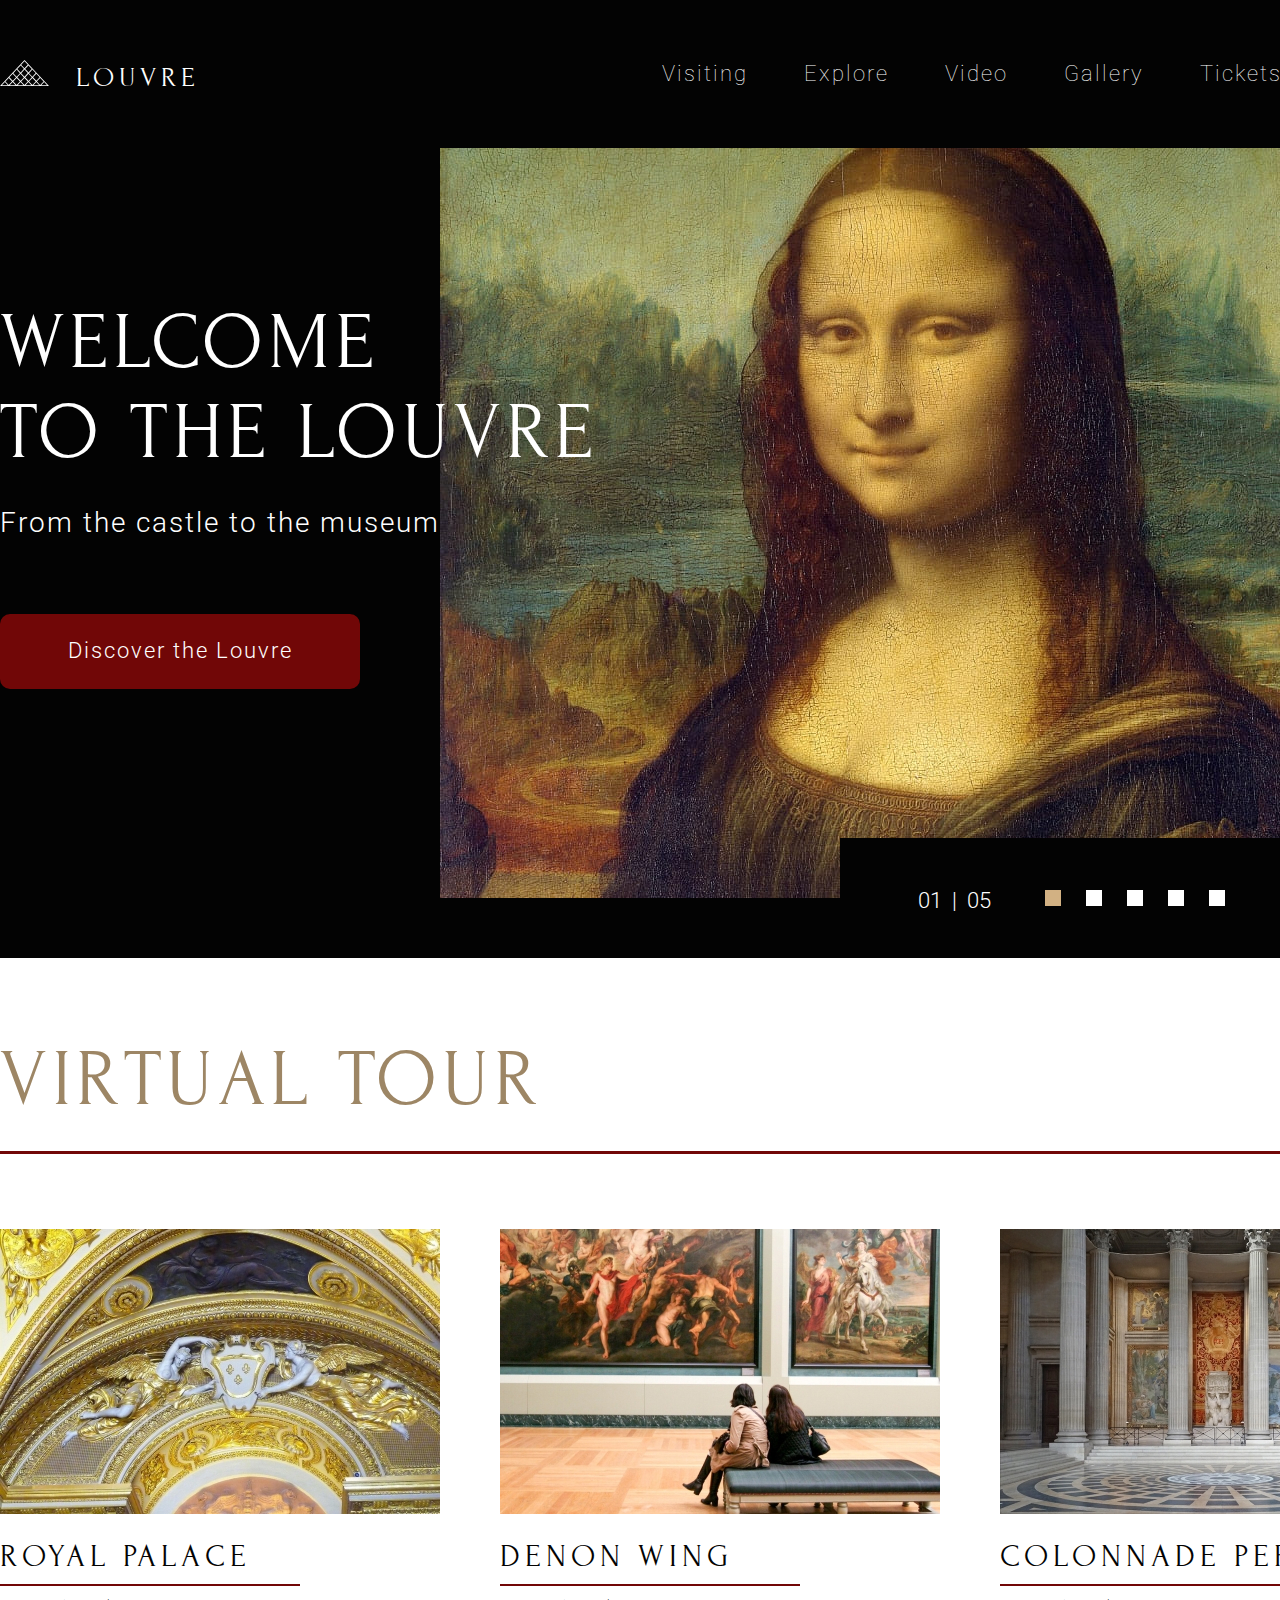
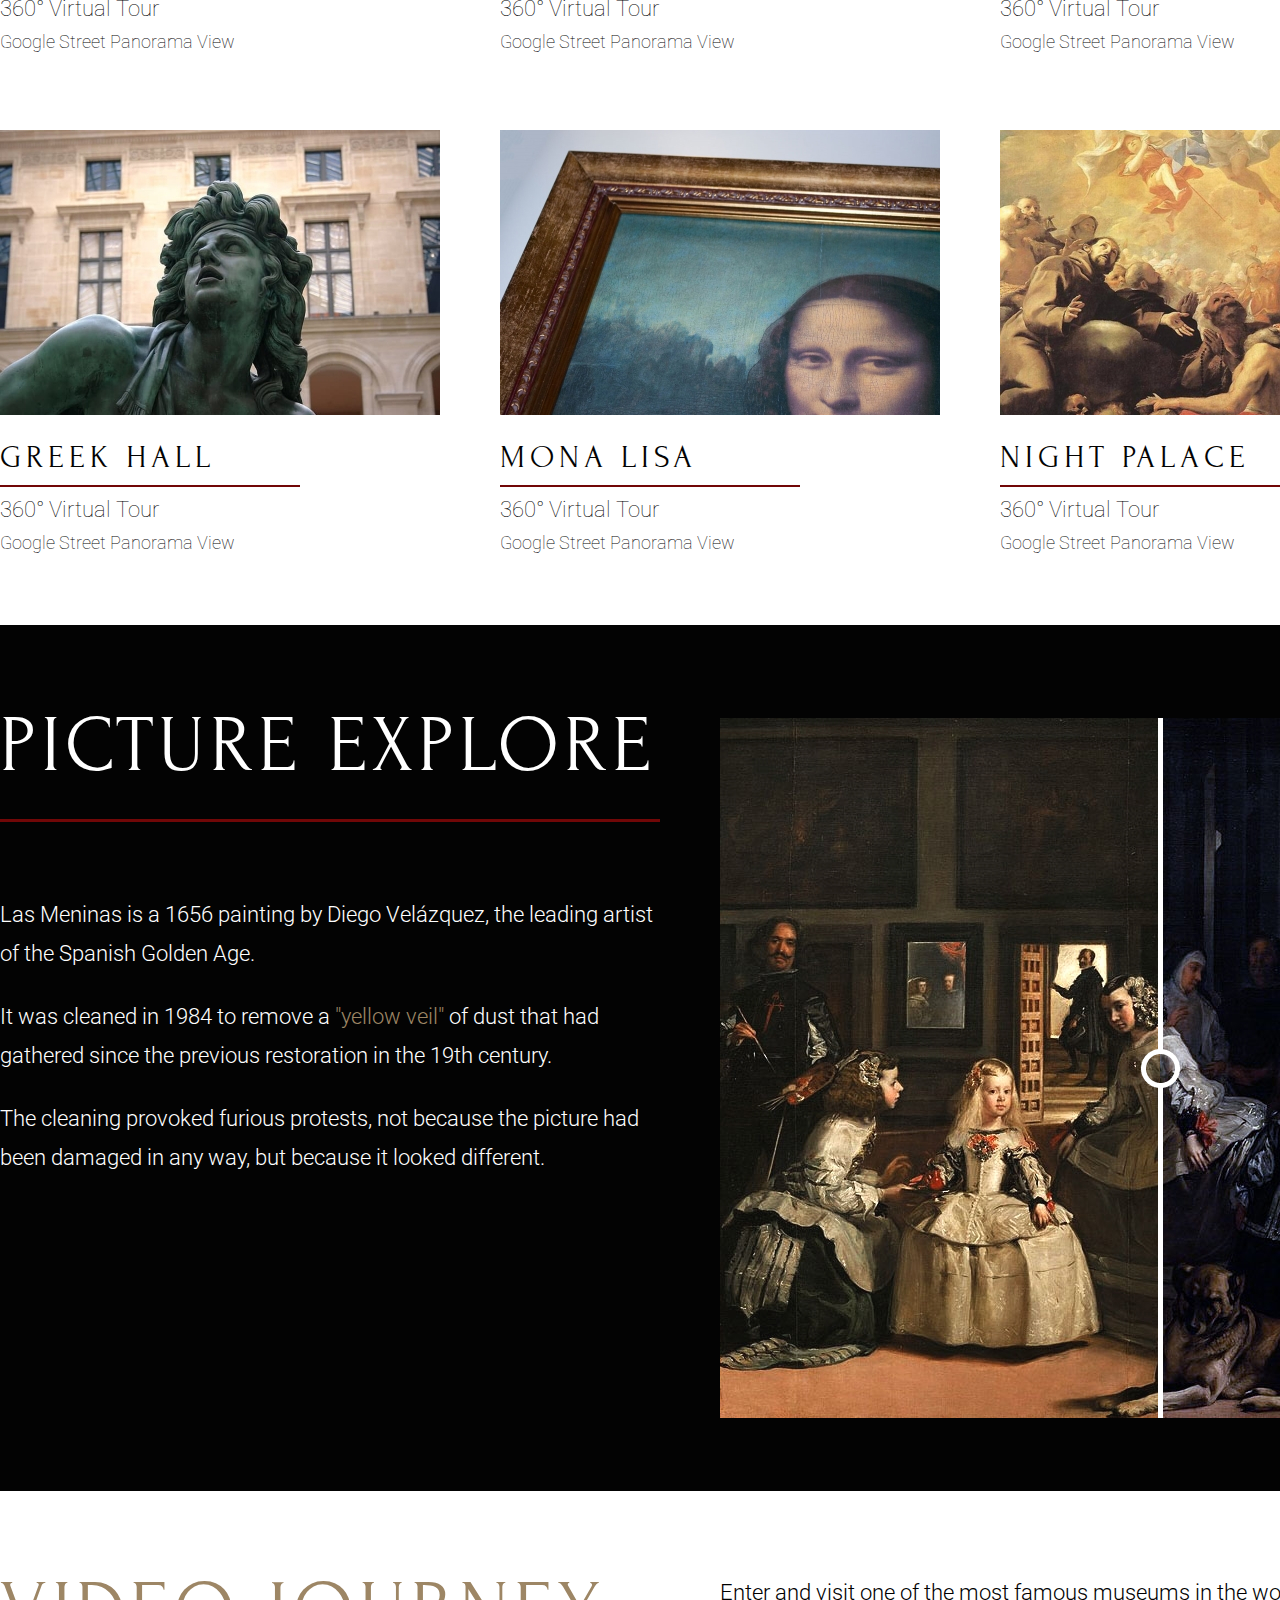
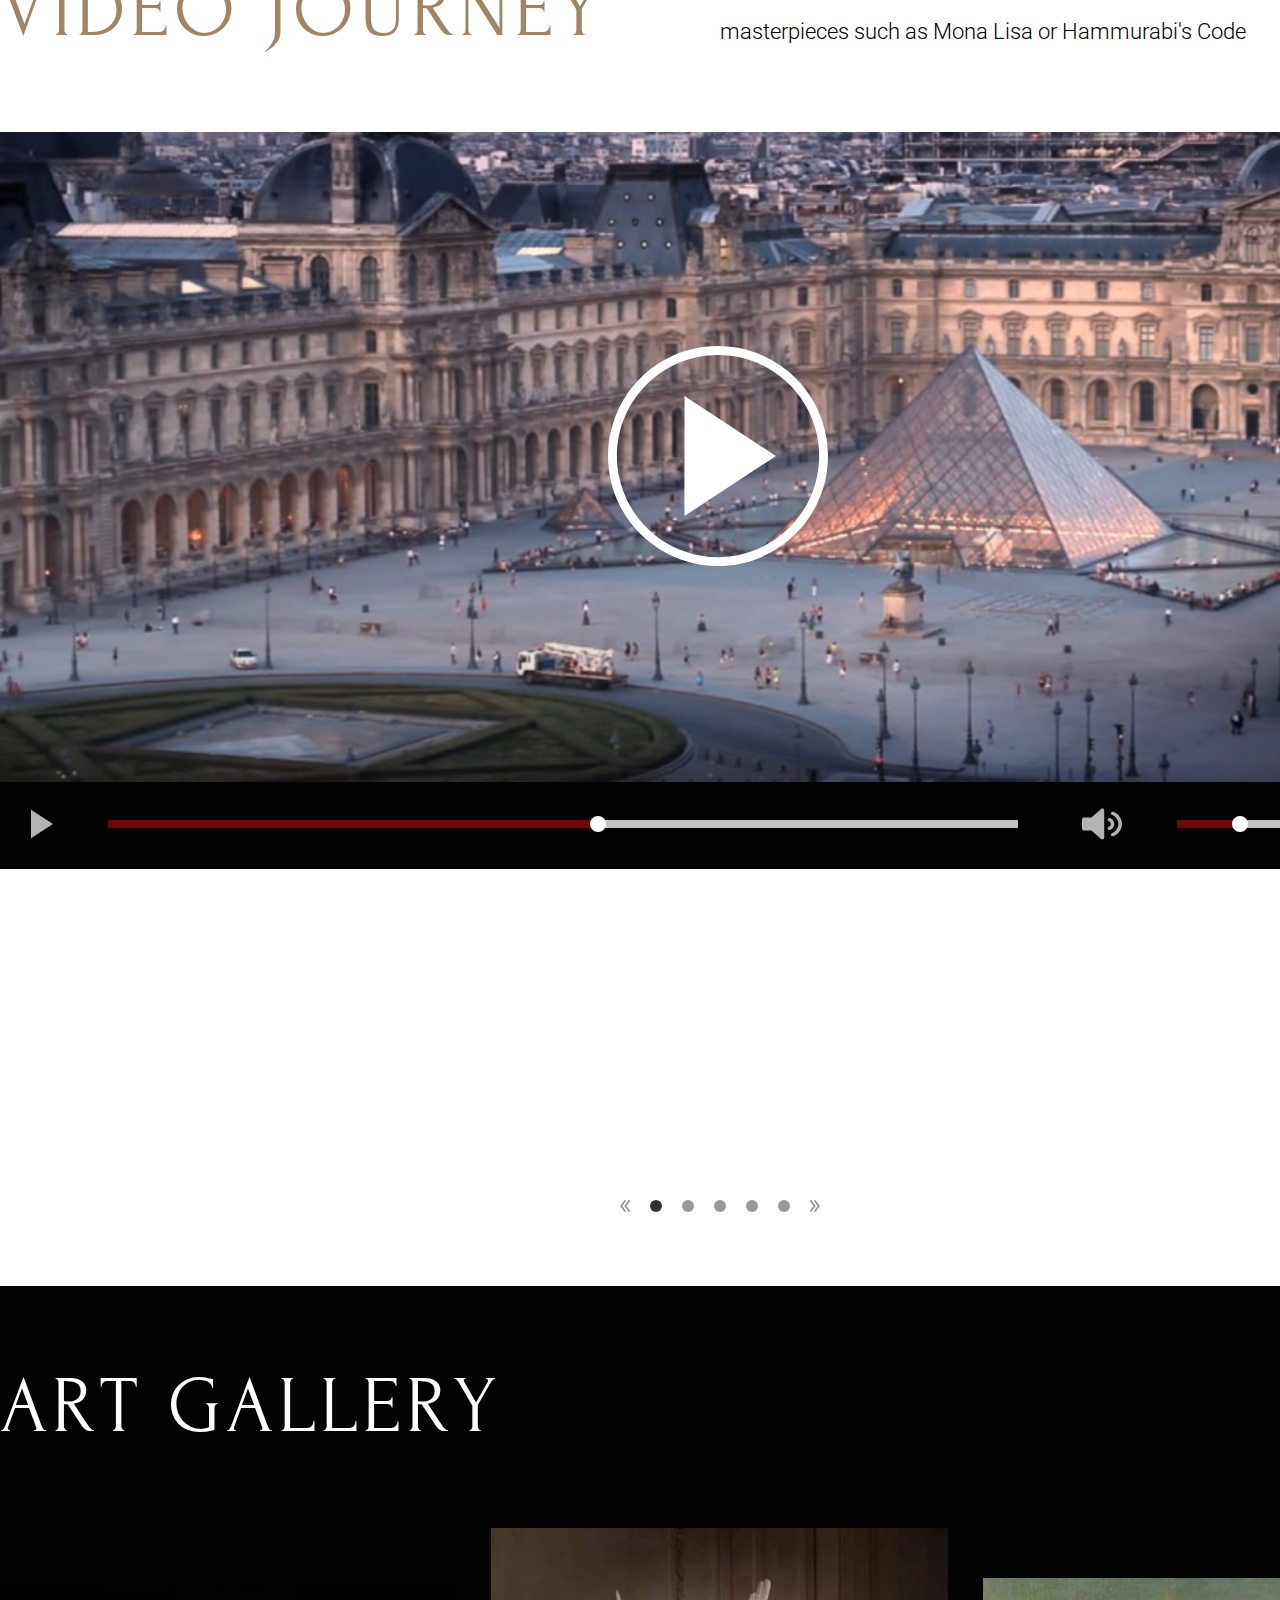
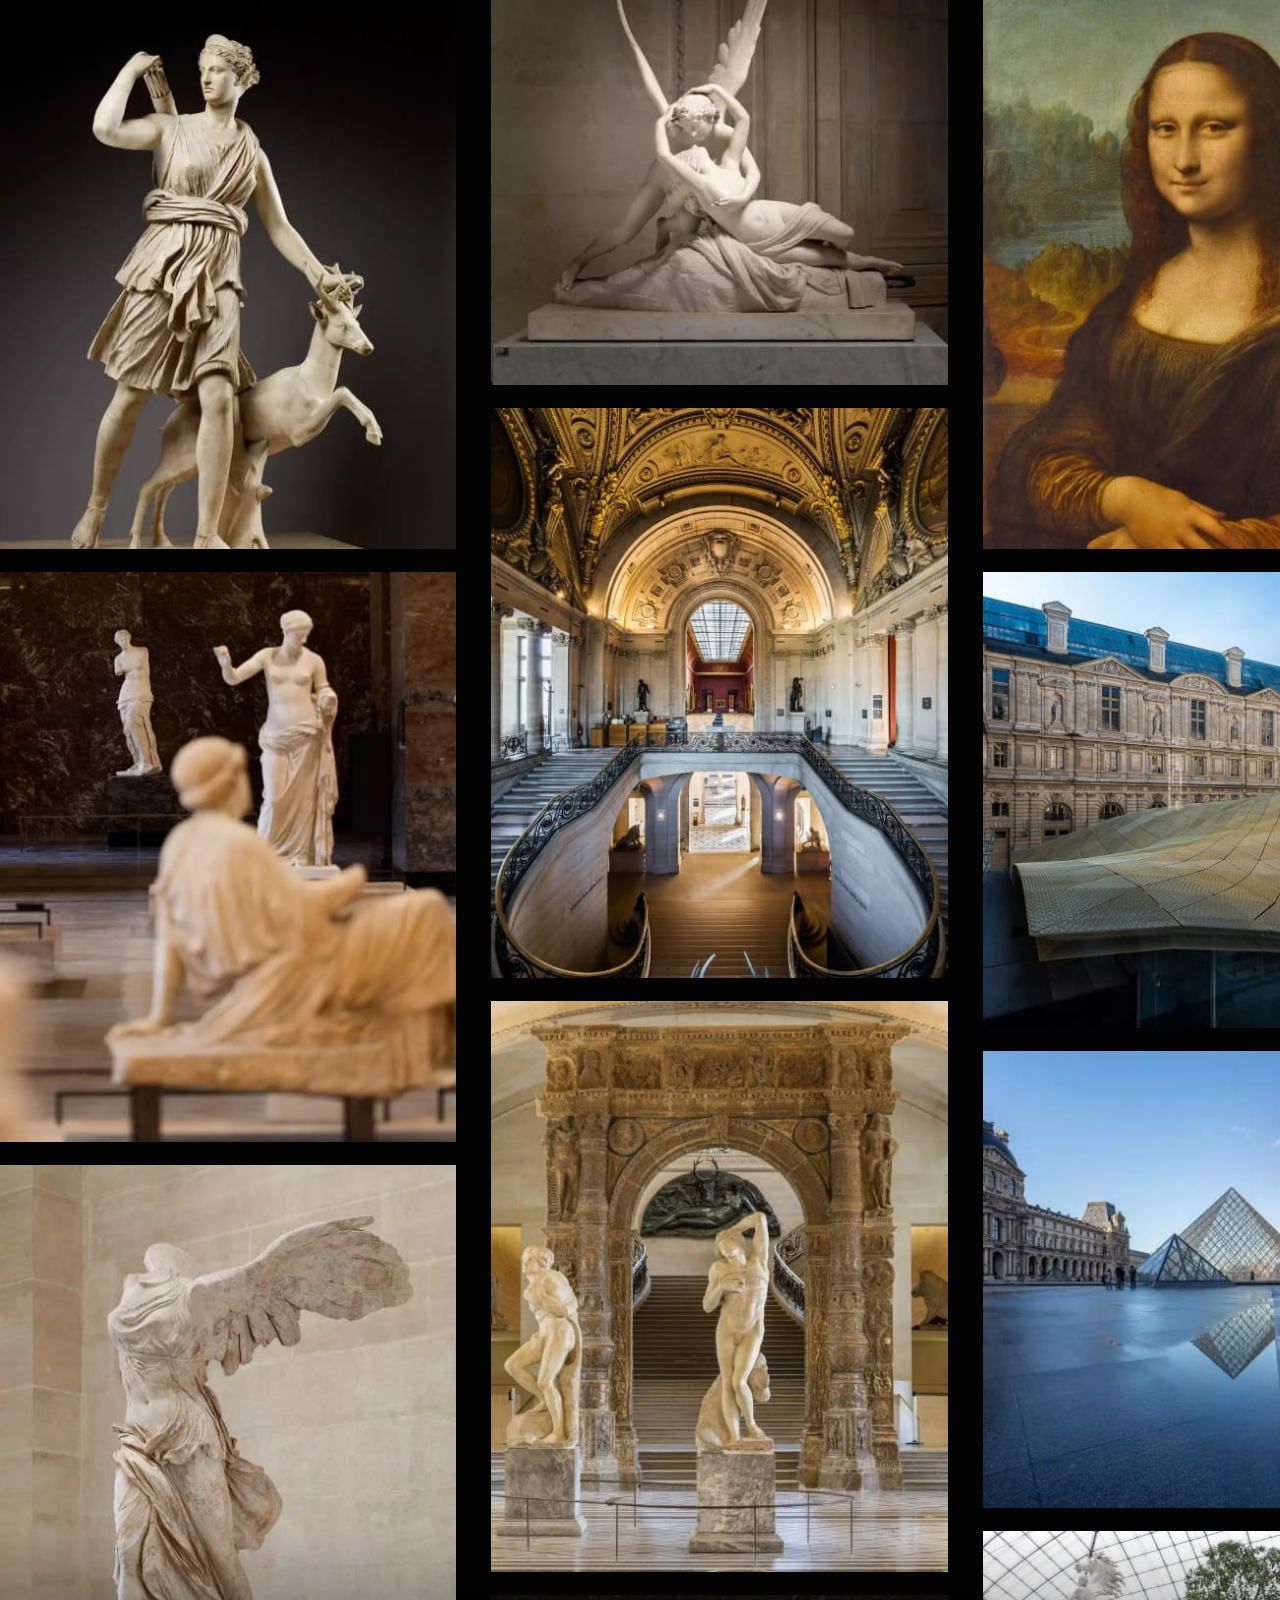
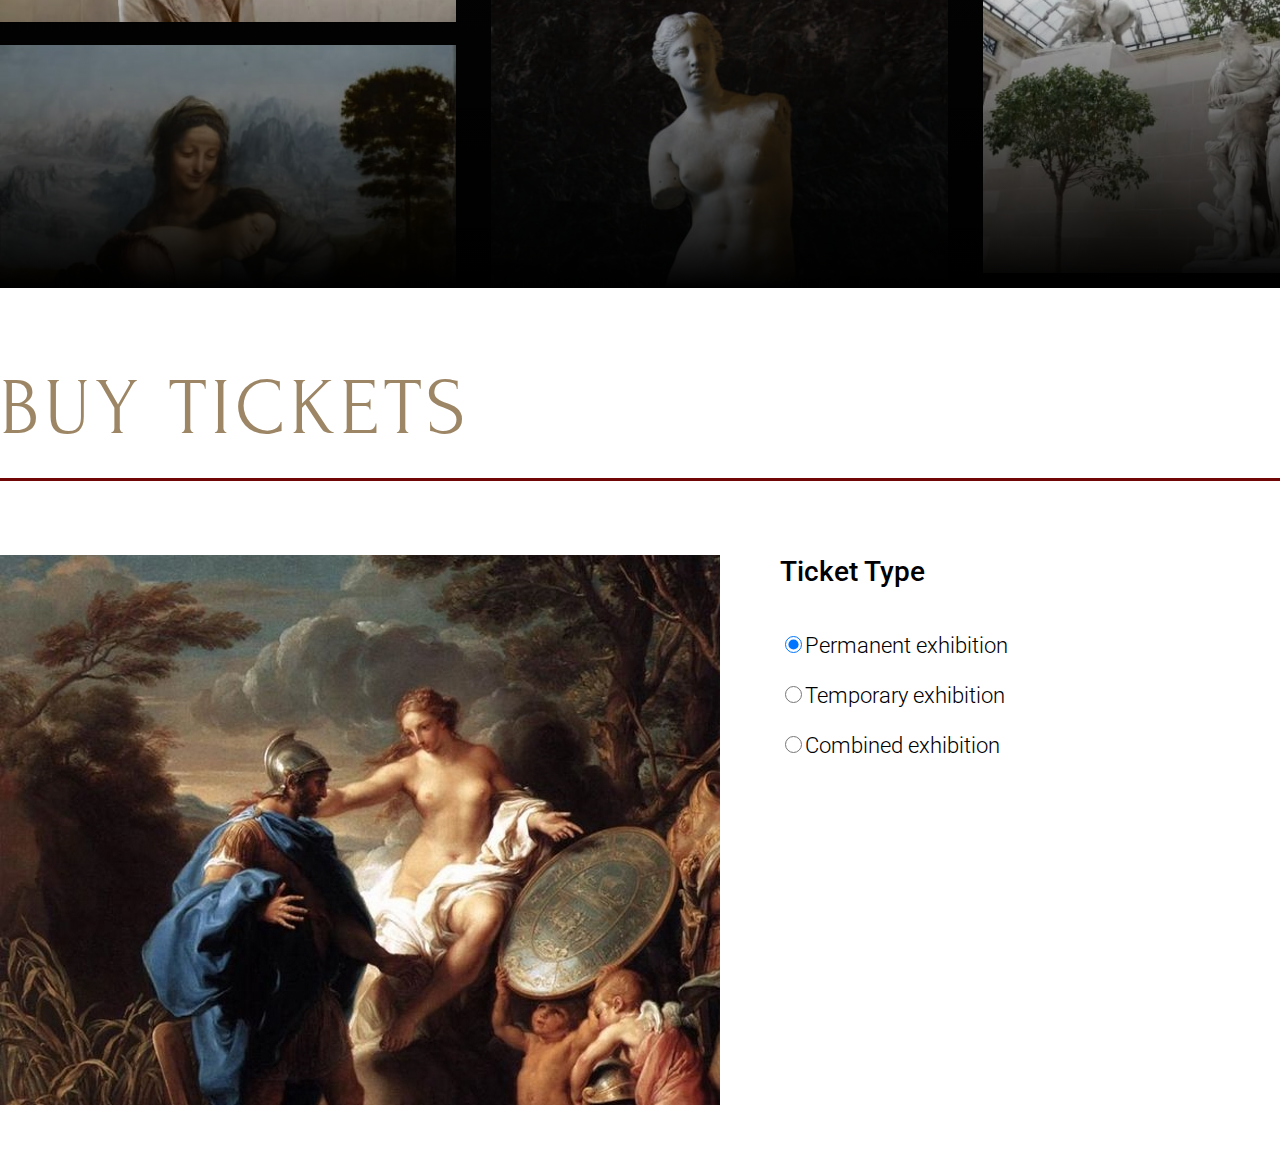
<file: museum/index.html>
<!DOCTYPE html>
<html lang="en">
<head>
    <meta charset="UTF-8">
    <meta http-equiv="X-UA-Compatible" content="IE=edge">
    <meta name="viewport" content="width=device-width, initial-scale=1.0">
    <title>Museum</title>
    <link rel="preconnect" href="https://fonts.googleapis.com">
    <link rel="preconnect" href="https://fonts.gstatic.com" crossorigin>
    <link href="https://fonts.googleapis.com/css2?family=Forum&family=Roboto:wght@100;300;500&display=swap" rel="stylesheet">
    <link rel="stylesheet" href="css/style.css">
</head>
<body>
    <header class="header">
        <div class="header__container">
            <div class="header__logo">
                <img src="assets/svg/header-logo.svg" alt="Louvre logo" class="header__img">
                <p class="header__title">Louvre</p>
            </div>
            <nav class="header__menu">
                <ul class="header__list">
                    <li class="header__item">
                        <a href="" class="header__link">Visiting</a>
                    </li>
                    <li class="header__item">
                        <a href="" class="header__link">Explore</a>
                    </li>
                    <li class="header__item">
                        <a href="" class="header__link">Video</a>
                    </li>
                    <li class="header__item">
                        <a href="" class="header__link">Gallery</a>
                    </li>
                    <li class="header__item">
                        <a href="" class="header__link">Tickets</a>
                    </li>
                    <li class="header__item">
                        <a href="" class="header__link">Contacts</a>
                    </li>
                </ul>
            </nav>
        </div>
    </header>

    <main class="main">
        <!-- !FINISH -->
        <section class="welcome">
            <div class="welcome__container">
                <div class="welcome__wrapper">
                    <div class="welcome__greeting">
                        <h1 class="welcome__title">Welcome<br>to the Louvre</h1>
                        <p class="welcome__desc">From the castle to the museum</p>
                        <a href="https://www.google.com/maps/@48.8618159,2.3366818,3a,75y,81.55h,73.4t/data=!3m7!1e1!3m5!1sAF1QipOVxZQuSy3Bx9T_HpH_7FtBHDTXvI6SF-A10ocT!2e10!3e12!7i5472!8i2736"target="_blank" class="welcome__link">Discover the Louvre</a>
                    </div>
                </div>
                <div class="welcome__carousel">
                    <div class="welcome__item-container">
                        <div class="welcome__item active">
                            <div class="welcome__slider-desc">
                                <img src="assets/img/slider-img.jpg" alt="Slider Image" class="welcome__img">
                            </div>
                        </div>
                    </div>
                </div>
                <div class="welcome__controls">
                    <p class="welcome__placeholder-slider-pagination">&nbsp;&nbsp;01 &nbsp;|&nbsp; 05</p>
                    <div class="welcome__pagination">
                        <a href="#" class="welcome__slider-page active"></a>
                        <a href="#" class="welcome__slider-page"></a>
                        <a href="#" class="welcome__slider-page"></a>
                        <a href="#" class="welcome__slider-page"></a>
                        <a href="#" class="welcome__slider-page"></a>
                    </div>
                    <div class="welcome__control">
                        <div class="welcome__arrow welcome__arrow_left">
                            <img src="assets/svg/left-arrow.svg" alt="left arrow" class="welcome__arrow-img">
                        </div>
                        <div class="welcome__arrow welcome__arrow_right">
                            <img src="assets/svg/right-arrow.svg" alt="right arrow" class="welcome__arrow-img">
                        </div>
                    </div>
                </div>
            </div>
        </section>

        <section class="visiting">
            <div class="visiting__container">
                <h2 class="visiting__title">Virtual Tour</h2>
                <div class="visiting__underline"></div>
                <div class="visiting__places">
                    <a href="tours/tour1.html" target="_blank" class="visiting__link">
                        <div class="visiting__tour">
                            <img src="assets/img/royal-palace.jpg" alt="Royal Palace" class="visiting__img">
                            <h3 class="visiting__tour-title">Royal Palace</h3>
                            <div class="visiting__tour-underline"></div>
                            <p class="visiting__desc">360° Virtual Tour</p>
                            <p class="visiting__note">Google Street Panorama View</p>
                        </div>
                    </a>
                    <a href="tours/tour2.html" target="_blank" class="visiting__link">
                        <div class="visiting__tour">
                            <img src="assets/img/denon-wing.jpg" alt="Denon Wing" class="visiting__img">
                            <h3 class="visiting__tour-title">Denon Wing</h3>
                            <div class="visiting__tour-underline"></div>
                            <p class="visiting__desc">360° Virtual Tour</p>
                            <p class="visiting__note">Google Street Panorama View</p>
                        </div>
                    </a>
                    <a href="tours/tour3.html" target="_blank" class="visiting__link">
                        <div class="visiting__tour">
                            <img src="assets/img/colonnade-perrault.jpg" alt="Colonnade Perrault" class="visiting__img">
                            <h3 class="visiting__tour-title">Colonnade Perrault</h3>
                            <div class="visiting__tour-underline"></div>
                            <p class="visiting__desc">360° Virtual Tour</p>
                            <p class="visiting__note">Google Street Panorama View</p>
                        </div>
                    </a>
                    <a href="tours/tour4.html" target="_blank" class="visiting__link">
                        <div class="visiting__tour">
                            <img src="assets/img/greek-hall.jpg" alt="Greek Hall" class="visiting__img">
                            <h3 class="visiting__tour-title">Greek Hall</h3>
                            <div class="visiting__tour-underline"></div>
                            <p class="visiting__desc">360° Virtual Tour</p>
                            <p class="visiting__note">Google Street Panorama View</p>
                        </div>
                    </a>
                    <a href="tours/tour5.html" target="_blank" class="visiting__link">
                        <div class="visiting__tour">
                            <img src="assets/img/mona-lisa.jpg" alt="Mona Lisa" class="visiting__img">
                            <h3 class="visiting__tour-title">Mona Lisa</h3>
                            <div class="visiting__tour-underline"></div>
                            <p class="visiting__desc">360° Virtual Tour</p>
                            <p class="visiting__note">Google Street Panorama View</p>
                        </div>
                    </a>
                    <a href="tours/tour6.html" target="_blank" class="visiting__link">
                        <div class="visiting__tour">
                            <img src="assets/img/night-palace.jpg" alt="Night Palace" class="visiting__img">
                            <h3 class="visiting__tour-title">Night Palace</h3>
                            <div class="visiting__tour-underline"></div>
                            <p class="visiting__desc">360° Virtual Tour</p>
                            <p class="visiting__note">Google Street Panorama View</p>
                        </div>
                    </a>
                </div>
            </div>
        </section>

        <section class="explore">
            <div class="explore__container">
                <div class="explore__text">
                    <h2 class="explore__title">Picture explore</h2>
                    <div class="explore__underline"></div>
                    <p class="explore__desc">Las Meninas is a 1656 painting by Diego Velázquez, the leading artist of the Spanish Golden Age.</p>
                    <p class="explore__desc">It was cleaned in 1984 to remove a <span>"yellow veil"</span> of dust that had gathered since the previous restoration in the 19th century.</p>
                    <p class="explore__desc">The cleaning provoked furious protests, not because the picture had been damaged in any way, but because it looked different.</p>
                </div>
                <img src="assets/img/picture-explore.jpg" alt="Picture explore" class="explore__img">
            </div>
        </section>

        <section class="video">
            <div class="video__container">
                <div class="video__text">
                    <h2 class="video__title">Video journey</h2>
                    <p class="video__desc">Enter and visit one of the most famous museums in the world and enjoy masterpieces such as Mona Lisa or Hammurabi's Code</p>
                </div>
                <div class="video__poster-div">
                    <video class="video__poster" poster="assets/img/video-poster.jpg"></video>
                    <img src="assets/svg/play-button.svg" alt="Play button" class="video__play-button">
                    <div class="video__controls">
                        <img src="assets/svg/small-play-button.svg" alt="Small play button" class="video__small-play-button">
                        <input type="range" value="54" min="0" max="100" step="1" class="video__range">
                        <img src="assets/svg/volume.svg" alt="Volume" class="video__volume">
                        <input type="range" value="44" min="0" max="100" step="1" class="video__volume-range">
                        <img src="assets/svg/full-screen.svg" alt="Full screen" class="video__full-screen">
                    </div>
                </div>
                <div class="video__suggested">
                    <iframe width="452" height="254" loading="lazy" src="https://www.youtube.com/embed/aWmJ5DgyWPI" title="YouTube video" frameborder="0" allow="accelerometer; autoplay; clipboard-write; encrypted-media; gyroscope; picture-in-picture" allowfullscreen></iframe>
                    <iframe width="452" height="254" loading="lazy" src="https://www.youtube.com/embed/Vi5D6FKhRmo" title="YouTube video" frameborder="0" allow="accelerometer; autoplay; clipboard-write; encrypted-media; gyroscope; picture-in-picture" allowfullscreen></iframe>
                    <iframe width="452" height="254" loading="lazy" src="https://www.youtube.com/embed/NOhDysLnTvY" title="YouTube video" frameborder="0" allow="accelerometer; autoplay; clipboard-write; encrypted-media; gyroscope; picture-in-picture" allowfullscreen></iframe>
                </div>
                <div class="video__slider">
                    <a href="#" class="video__arrow-link"><img src="assets/svg/video-slider-left-arrow.svg" alt="left arrow" class="video__arrow video__arrow_left"></a>
                    <a href="#" class="video__select active"></a>
                    <a href="#" class="video__select"></a>
                    <a href="#" class="video__select"></a>
                    <a href="#" class="video__select"></a>
                    <a href="#" class="video__select"></a>
                    <a href="#" class="video__arrow-link"><img src="assets/svg/video-slider-right-arrow.svg" alt="right arrow" class="video__arrow video__arrow_right"></a>
                </div>
            </div>
        </section>

        <section class="gallery">
            <div class="gallery__container">
                <h2 class="gallery__title">Art Gallery</h2>
                <div class="gallery__picture-container">
                    <div class="gallery__inner-picture-container">
                        <img src="assets/img/gallery/gallery2.jpg" alt="Gallery image" class="gallery__img gallery__img_margin">
                        <img src="assets/img/gallery/gallery9.jpg" alt="Gallery image" class="gallery__img">
                        <img src="assets/img/gallery/gallery4.jpg" alt="Gallery image" class="gallery__img">
                        <img src="assets/img/gallery/gallery6.jpg" alt="Gallery image" class="gallery__img">
                        <img src="assets/img/gallery/gallery15.jpg" alt="Gallery image" class="gallery__img">
                        
                        <img src="assets/img/gallery/gallery1.jpg" alt="Gallery image" class="gallery__img">
                        <img src="assets/img/gallery/gallery8.jpg" alt="Gallery image" class="gallery__img">
                        <img src="assets/img/gallery/gallery3.jpg" alt="Gallery image" class="gallery__img">
                        <img src="assets/img/gallery/gallery5.jpg" alt="Gallery image" class="gallery__img">
                        <img src="assets/img/gallery/gallery10.jpg" alt="Gallery image" class="gallery__img">

                        <img src="assets/img/gallery/gallery7.jpg" alt="Gallery image" class="gallery__img gallery__img_margin">
                        <img src="assets/img/gallery/gallery10.jpg" alt="Gallery image" class="gallery__img">
                        <img src="assets/img/gallery/gallery15.jpg" alt="Gallery image" class="gallery__img">
                        <img src="assets/img/gallery/gallery12.jpg" alt="Gallery image" class="gallery__img">
                        <img src="assets/img/gallery/gallery14.jpg" alt="Gallery image" class="gallery__img">
                    </div>
                    <div class="gallery__gradient"></div>
                </div>
            </div>
        </section>

        <section class="tickets">
            <div class="tickets__container">
                <h2 class="tickets__title">Buy Tickets</h2>
                <div class="tickets__underline"></div>
                <div class="tickets__wrapper">
                    <img src="assets/img/tickets-img.jpg" alt="Tickets image" class="tickets__img">
                    <div class="tickets__form">
                        <div class="tickets__type">
                            <h3 class="tickets__type-title">Ticket Type</h3>
                            <label class="tickets__label">
                                <input type="radio" name="tickets" id="" class="tickets__radio" checked>Permanent exhibition
                            </label>
                            <label class="tickets__label">
                                <input type="radio" name="tickets" id="" class="tickets__radio">Temporary exhibition
                            </label>
                            <label class="tickets__label">
                                <input type="radio" name="tickets" id="" class="tickets__radio">Combined exhibition
                            </label>
                        </div>
                        <div class="tickets__amount">
                            <h3 class="tickets__amount-title">Amount</h3>
                            <label for="" class="tickets__label-num">Basic 18+<br>
                                <button type="button" class="tickets__btn">-</button>
                                <input type="number" name="" id="" class="tickets__num" value="1">
                                <button type="button" class="tickets__btn">+</button>
                            </label>
                            <br>
                            <label for="" class="tickets__label-num">Senior 65+<br>
                                <button type="button" class="tickets__btn">-</button>
                                <input type="number" name="" id="" class="tickets__num" value="1">
                                <button type="button" class="tickets__btn">+</button>
                            </label>
                        </div>
                    </div>
                </div>
            </div>
        </section>

        <section class="contacts"></section>
    </main>

    <footer class="footer"></footer>

    <script src="js/script.js"></script>
</body>
</html>
</file>
<file: museum/css/style.css>
body {
  background-color: #030303;
  margin: 0;
}

h1, h2, h3, h4, h5, h6 {
  font-weight: 100;
}

.header {
  margin-bottom: 8px;
}

.header__container {
  width: 1440px;
  margin: 0 auto;
  display: -webkit-box;
  display: -ms-flexbox;
  display: flex;
  -webkit-box-pack: justify;
      -ms-flex-pack: justify;
          justify-content: space-between;
  height: 140px;
}

.header__logo {
  display: -webkit-box;
  display: -ms-flexbox;
  display: flex;
  -webkit-box-orient: horizontal;
  -webkit-box-direction: normal;
      -ms-flex-direction: row;
          flex-direction: row;
  -webkit-box-pack: justify;
      -ms-flex-pack: justify;
          justify-content: space-between;
  -webkit-box-align: center;
      -ms-flex-align: center;
          align-items: center;
  width: 200px;
  margin-top: 5px;
}

.header__title {
  color: #fff;
  display: inline-block;
  text-transform: uppercase;
  letter-spacing: 5px;
  font-family: "Forum", cursive;
  margin: 0 auto;
  font-size: 28px;
  margin: 10px 0 0 25px;
}

.header__list {
  list-style: none;
  line-height: 115px;
  display: -webkit-box;
  display: -ms-flexbox;
  display: flex;
}

.header__item {
  margin-left: 56px;
  font-family: "Roboto", sans-serif;
  font-weight: 100;
  font-size: 22px;
  letter-spacing: 2px;
}

.header__link {
  color: #fff;
  text-decoration: none;
  letter-spacing: 2px;
}

.header__link:hover {
  text-decoration: underline;
}

.welcome {
  color: #fff;
}

.welcome__container {
  position: relative;
  width: 1440px;
  margin: 0 auto;
  display: -webkit-box;
  display: -ms-flexbox;
  display: flex;
  -webkit-box-pack: justify;
      -ms-flex-pack: justify;
          justify-content: space-between;
  height: 810px;
}

.welcome__wrapper {
  display: -webkit-box;
  display: -ms-flexbox;
  display: flex;
  -webkit-box-orient: vertical;
  -webkit-box-direction: normal;
      -ms-flex-direction: column;
          flex-direction: column;
}

.welcome__greeting {
  position: absolute;
  margin-top: 150px;
}

.welcome__title {
  font-family: "Forum", cursive;
  font-size: 80px;
  line-height: 90px;
  letter-spacing: 5px;
  text-transform: uppercase;
  margin: 0;
}

.welcome__desc {
  font-family: "Roboto", sans-serif;
  font-weight: 300;
  font-size: 28px;
  letter-spacing: 2px;
  margin-bottom: 75px;
}

.welcome__link {
  font-family: "Roboto", sans-serif;
  font-weight: 300;
  text-decoration: none;
  color: #fff;
  display: block;
  width: 360px;
  height: 75px;
  background-color: #710707;
  text-align: center;
  line-height: 73px;
  border-radius: 10px;
  font-size: 22px;
  letter-spacing: 2px;
}

.welcome__carousel {
  right: 0;
  text-align: center;
}

.welcome__item-container {
  width: 100%;
  overflow: hidden;
}

.welcome__item {
  display: none;
  margin: 0 auto;
}

.welcome__item.active, .welcome__item.next {
  display: block;
}

.welcome__item.next {
  position: absolute;
  top: 0;
  width: 100%;
}

.welcome__slider-desc {
  display: -webkit-box;
  display: -ms-flexbox;
  display: flex;
  -webkit-box-pack: justify;
      -ms-flex-pack: justify;
          justify-content: space-between;
}

.welcome__controls {
  position: absolute;
  bottom: 0;
  right: 0;
  background-color: #030303;
  width: 600px;
  height: 120px;
  font-family: "Roboto", sans-serif;
  font-weight: 300;
  display: -webkit-box;
  display: -ms-flexbox;
  display: flex;
  -webkit-box-pack: space-evenly;
      -ms-flex-pack: space-evenly;
          justify-content: space-evenly;
  -webkit-box-align: center;
      -ms-flex-align: center;
          align-items: center;
}

.welcome__control {
  display: -webkit-box;
  display: -ms-flexbox;
  display: flex;
  -webkit-box-pack: justify;
      -ms-flex-pack: justify;
          justify-content: space-between;
  width: 80px;
}

.welcome__control > div {
  cursor: pointer;
}

.welcome__placeholder-slider-pagination {
  font-size: 22px;
  margin: 5px 0 0 0;
}

.welcome__pagination {
  width: 180px;
  height: 16px;
  display: -webkit-box;
  display: -ms-flexbox;
  display: flex;
  -webkit-box-pack: justify;
      -ms-flex-pack: justify;
          justify-content: space-between;
  margin-left: -13px;
}

.welcome__slider-page {
  background-color: #fff;
  width: 16px;
  height: 16px;
}

.welcome__slider-page:hover {
  background-color: #D2B183;
}

.welcome__slider-page.active {
  background-color: #D2B183;
}

.visiting {
  background-color: #fff;
  padding-top: 77px;
}

.visiting__container {
  width: 1440px;
  margin: 0 auto;
  height: 1190px;
}

.visiting__title {
  font-size: 80px;
  line-height: 90px;
  letter-spacing: 5px;
  text-transform: uppercase;
  color: #9D8665;
  font-family: "Forum", cursive;
  margin: 0;
  margin-bottom: 26px;
}

.visiting__underline {
  width: 100%;
  height: 3px;
  background-color: #710707;
  margin-bottom: 75px;
}

.visiting__places {
  display: -webkit-box;
  display: -ms-flexbox;
  display: flex;
  -ms-flex-wrap: wrap;
      flex-wrap: wrap;
  -webkit-box-pack: justify;
      -ms-flex-pack: justify;
          justify-content: space-between;
}

.visiting__tour {
  margin-bottom: 78px;
}

.visiting__link {
  text-decoration: none;
  margin: 0;
  padding: 0;
  color: #030303;
}

.visiting__link:hover > div > h3 {
  color: #9D8665;
}

.visiting__tour-title {
  font-size: 32px;
  font-family: "Forum", cursive;
  letter-spacing: 5px;
  text-transform: uppercase;
  margin: 0;
  margin: 20px 0 10px 0;
  -webkit-transition: 0.3s all;
  transition: 0.3s all;
}

.visiting__tour-underline {
  width: 300px;
  height: 2px;
  background-color: #710707;
}

.visiting__desc {
  font-family: "Roboto", sans-serif;
  font-size: 22px;
  font-weight: 100;
  margin: 0;
  margin: 10px 0 0 0;
}

.visiting__note {
  font-family: "Roboto", sans-serif;
  font-size: 18px;
  font-weight: 100;
  margin: 0;
  margin: 10px 0 0 0;
}

.explore {
  color: #fff;
}

.explore__container {
  width: 1440px;
  margin: 0 auto;
  display: -webkit-box;
  display: -ms-flexbox;
  display: flex;
  padding-top: 76px;
  height: 790px;
}

.explore__text {
  display: -webkit-box;
  display: -ms-flexbox;
  display: flex;
  -webkit-box-orient: vertical;
  -webkit-box-direction: normal;
      -ms-flex-direction: column;
          flex-direction: column;
}

.explore__title {
  font-size: 80px;
  letter-spacing: 5px;
  line-height: 90px;
  text-transform: uppercase;
  font-family: "Forum", cursive;
  margin: 0;
  margin-bottom: 28px;
}

.explore__underline {
  width: 660px;
  height: 3px;
  background-color: #710707;
  margin-bottom: 74px;
}

.explore__desc {
  font-size: 22px;
  font-family: "Roboto", sans-serif;
  line-height: 38.5px;
  font-weight: 300;
  width: 91%;
  margin: 0;
  margin-bottom: 25px;
}

.explore__desc > span {
  color: #9D8665;
}

.explore__img {
  margin-top: 17px;
  height: 700px;
}

.video {
  background-color: #fff;
  padding: 0 0 70px 0;
}

.video__container {
  width: 1440px;
  margin: 0 auto;
  padding-top: 75px;
}

.video__text {
  display: -webkit-box;
  display: -ms-flexbox;
  display: flex;
  -webkit-box-orient: horizontal;
  -webkit-box-direction: normal;
      -ms-flex-direction: row;
          flex-direction: row;
}

.video__title {
  color: #9D8665;
  text-transform: uppercase;
  font-size: 80px;
  line-height: 90px;
  letter-spacing: 5px;
  font-family: "Forum", cursive;
  margin: 0;
  width: 50%;
}

.video__desc {
  font-family: "Roboto", sans-serif;
  font-weight: 300;
  line-height: 38.5px;
  font-size: 22px;
  width: 50%;
  margin: 0;
  margin-top: 8px;
}

.video__poster-div {
  position: relative;
}

.video__poster {
  position: relative;
  width: 100%;
  margin-top: 76px;
}

.video__play-button {
  width: 220px;
  position: absolute;
  left: 42.2%;
  top: 35.7%;
  cursor: pointer;
}

.video__controls {
  width: 100%;
  height: 60px;
  display: -webkit-box;
  display: -ms-flexbox;
  display: flex;
  -webkit-box-pack: justify;
      -ms-flex-pack: justify;
          justify-content: space-between;
  background-color: #030303;
  padding: 13px 0px 15px 0px;
  margin-top: -5px;
}

.video__small-play-button {
  margin-left: 31px;
  width: 22px;
  cursor: pointer;
}

.video__range {
  width: 910px;
  height: 8px;
  background: -webkit-gradient(linear, left top, right top, from(#710707), color-stop(54%, #710707), color-stop(54%, #C4C4C4), to(#C4C4C4));
  background: linear-gradient(to right, #710707 0%, #710707 54%, #C4C4C4 54%, #C4C4C4 100%);
  margin-top: 26px;
  -webkit-appearance: none;
}

.video__range::-webkit-slider-thumb {
  background: #fff;
  width: 16px;
  height: 16px;
  border-radius: 50%;
  -webkit-appearance: none;
  cursor: pointer;
}

.video__volume {
  width: 40px;
  margin-left: 10px;
  cursor: pointer;
}

.video__volume-range {
  width: 143px;
  height: 8px;
  background: -webkit-gradient(linear, left top, right top, from(#710707), color-stop(44%, #710707), color-stop(44%, #C4C4C4), to(#C4C4C4));
  background: linear-gradient(to right, #710707 0%, #710707 44%, #C4C4C4 44%, #C4C4C4 100%);
  margin-top: 26px;
  -webkit-appearance: none;
}

.video__volume-range::-webkit-slider-thumb {
  background: #fff;
  width: 16px;
  height: 16px;
  border-radius: 50%;
  -webkit-appearance: none;
  cursor: pointer;
}

.video__full-screen {
  width: 36px;
  margin-right: 30px;
  cursor: pointer;
}

.video__suggested {
  margin-top: 38px;
  display: -webkit-box;
  display: -ms-flexbox;
  display: flex;
  -webkit-box-pack: justify;
      -ms-flex-pack: justify;
          justify-content: space-between;
}

.video__slider {
  display: -webkit-box;
  display: -ms-flexbox;
  display: flex;
  -webkit-box-pack: center;
      -ms-flex-pack: center;
          justify-content: center;
  margin-top: 35px;
  -webkit-box-align: center;
      -ms-flex-align: center;
          align-items: center;
}

.video__arrow {
  margin-top: 4px;
}

.video__arrow_left {
  margin-right: 10px;
}

.video__arrow_right {
  margin-left: 10px;
}

.video__select {
  display: block;
  width: 12px;
  height: 12px;
  background-color: #999999;
  border-radius: 50%;
  margin: 0 10px 0 10px;
}

.video__select:hover {
  background-color: #333333;
}

.video__select.active {
  background-color: #333333;
}

.gallery__container {
  width: 1440px;
  margin: 0 auto;
  padding: 10px 0 0 0;
}

.gallery__title {
  text-transform: uppercase;
  color: #fff;
  font-family: "Forum", cursive;
  font-size: 80px;
  line-height: 90px;
  letter-spacing: 5px;
  margin-bottom: 0;
  margin-bottom: 76px;
}

.gallery__picture-container {
  height: 1960px;
  overflow-y: hidden;
  position: relative;
}

.gallery__inner-picture-container {
  display: -webkit-box;
  display: -ms-flexbox;
  display: flex;
  -webkit-box-orient: vertical;
  -webkit-box-direction: normal;
      -ms-flex-direction: column;
          flex-direction: column;
  -ms-flex-wrap: wrap;
      flex-wrap: wrap;
  height: 3000px;
  gap: 23px 34px;
}

.gallery__img {
  width: 31.7%;
}

.gallery__img_margin {
  margin-top: 50px;
}

.gallery__gradient {
  width: 100%;
  height: 360px;
  background: -webkit-gradient(linear, left top, left bottom, from(rgba(255, 255, 255, 0)), to(black));
  background: linear-gradient(180deg, rgba(255, 255, 255, 0) 0%, black 100%);
  z-index: 9;
  position: absolute;
  bottom: 0;
}

.tickets {
  background-color: #fff;
}

.tickets__container {
  width: 1440px;
  margin: 0 auto;
  padding-top: 76px;
  height: 800px;
}

.tickets__title {
  font-size: 80px;
  letter-spacing: 5px;
  line-height: 90px;
  text-transform: uppercase;
  font-family: "Forum", cursive;
  margin: 0;
  margin-bottom: 24px;
  color: #9D8665;
}

.tickets__underline {
  width: 100%;
  height: 3px;
  background-color: #710707;
  margin-bottom: 74px;
}

.tickets__wrapper {
  display: -webkit-box;
  display: -ms-flexbox;
  display: flex;
  -webkit-box-pack: justify;
      -ms-flex-pack: justify;
          justify-content: space-between;
}

.tickets__form {
  display: -webkit-box;
  display: -ms-flexbox;
  display: flex;
  -webkit-box-pack: justify;
      -ms-flex-pack: justify;
          justify-content: space-between;
  font-family: "Roboto", sans-serif;
  font-weight: 300;
  width: 45.8%;
}

.tickets__type {
  text-align: left;
}

.tickets__type-title {
  font-size: 28px;
  font-weight: 500;
  margin-top: 0;
  margin-bottom: 45px;
}

.tickets__label {
  display: block;
  position: relative;
  margin-bottom: 25px;
  cursor: pointer;
  font-size: 22px;
}

.tickets__radio {
  height: 17px;
  width: 17px;
  background-color: #eee;
  border-radius: 50%;
}

.tickets__amount-title {
  font-size: 28px;
  font-weight: 500;
  margin-top: 0;
}

.tickets__num {
  all: unset;
  width: 3em;
  text-align: center;
}

.tours__frame {
  margin: 0;
  width: 100vw;
  height: 100vh;
}
/*# sourceMappingURL=style.css.map */
</file>
